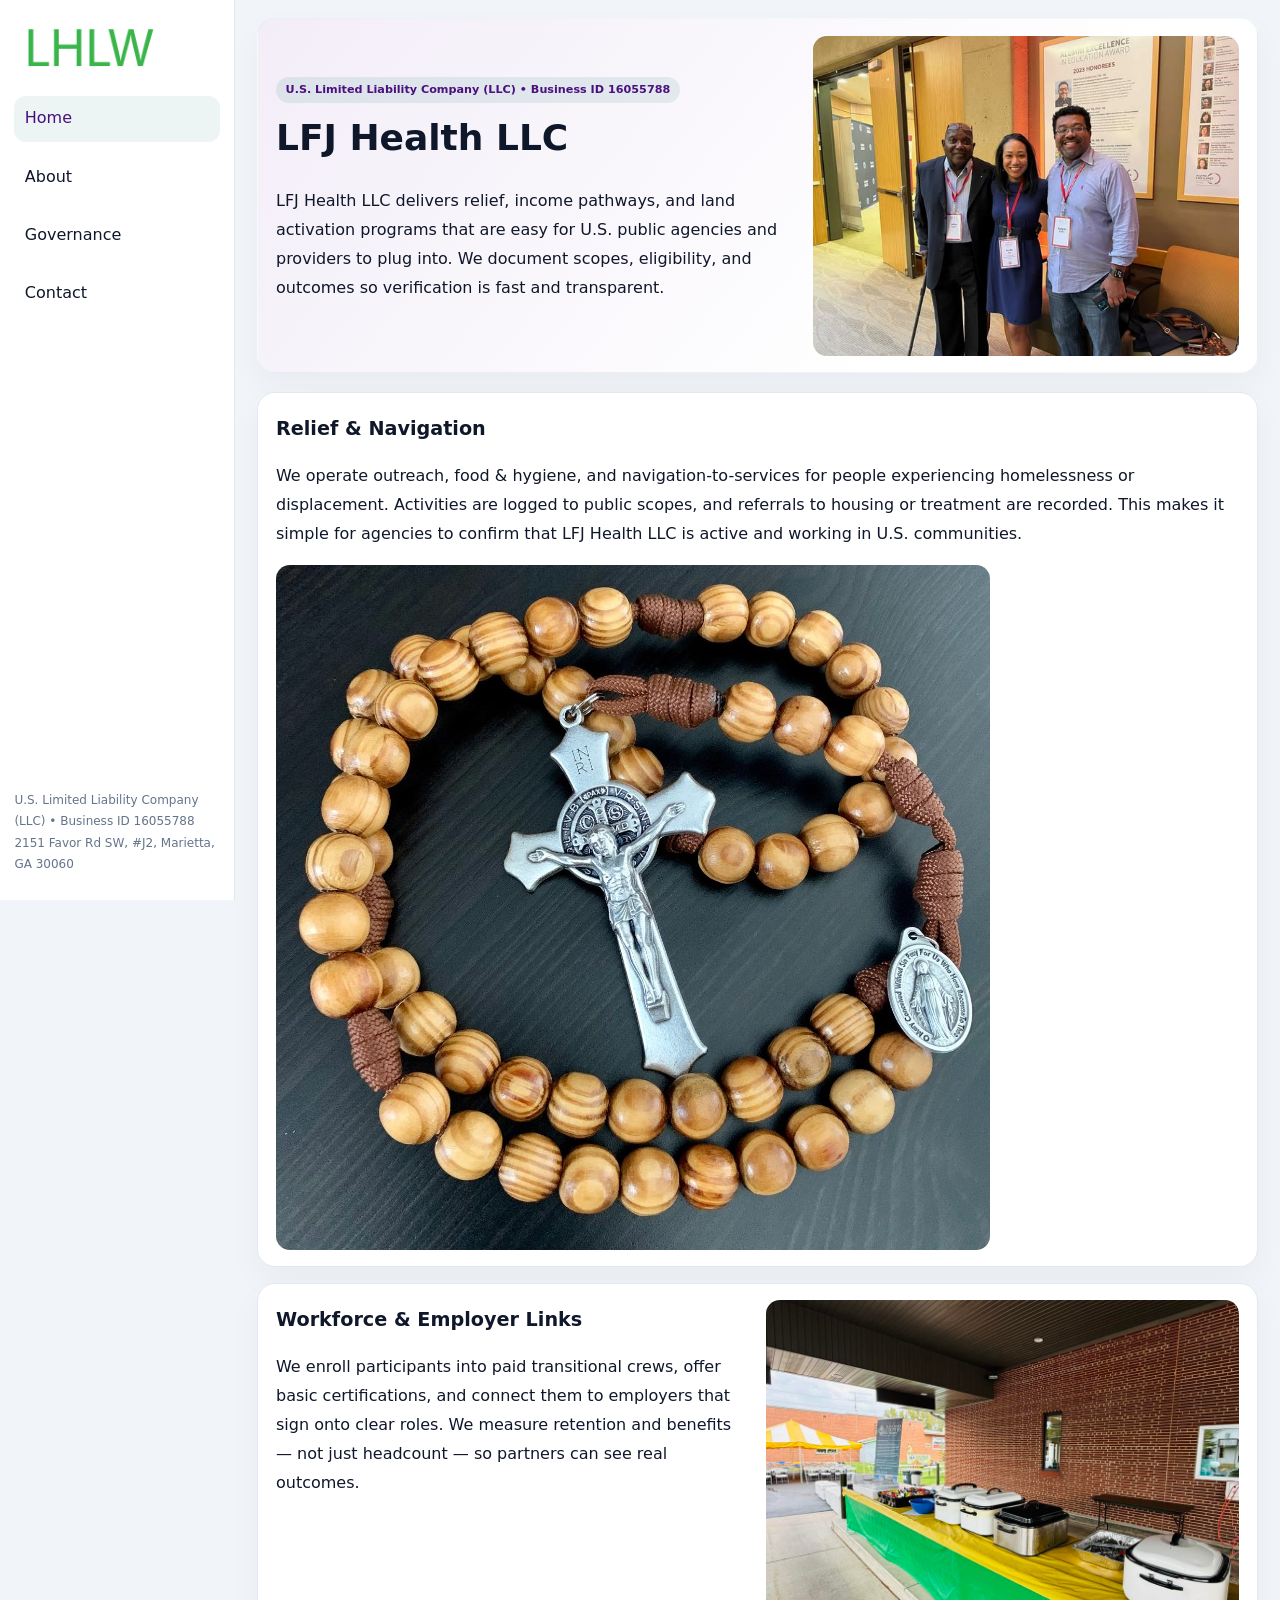
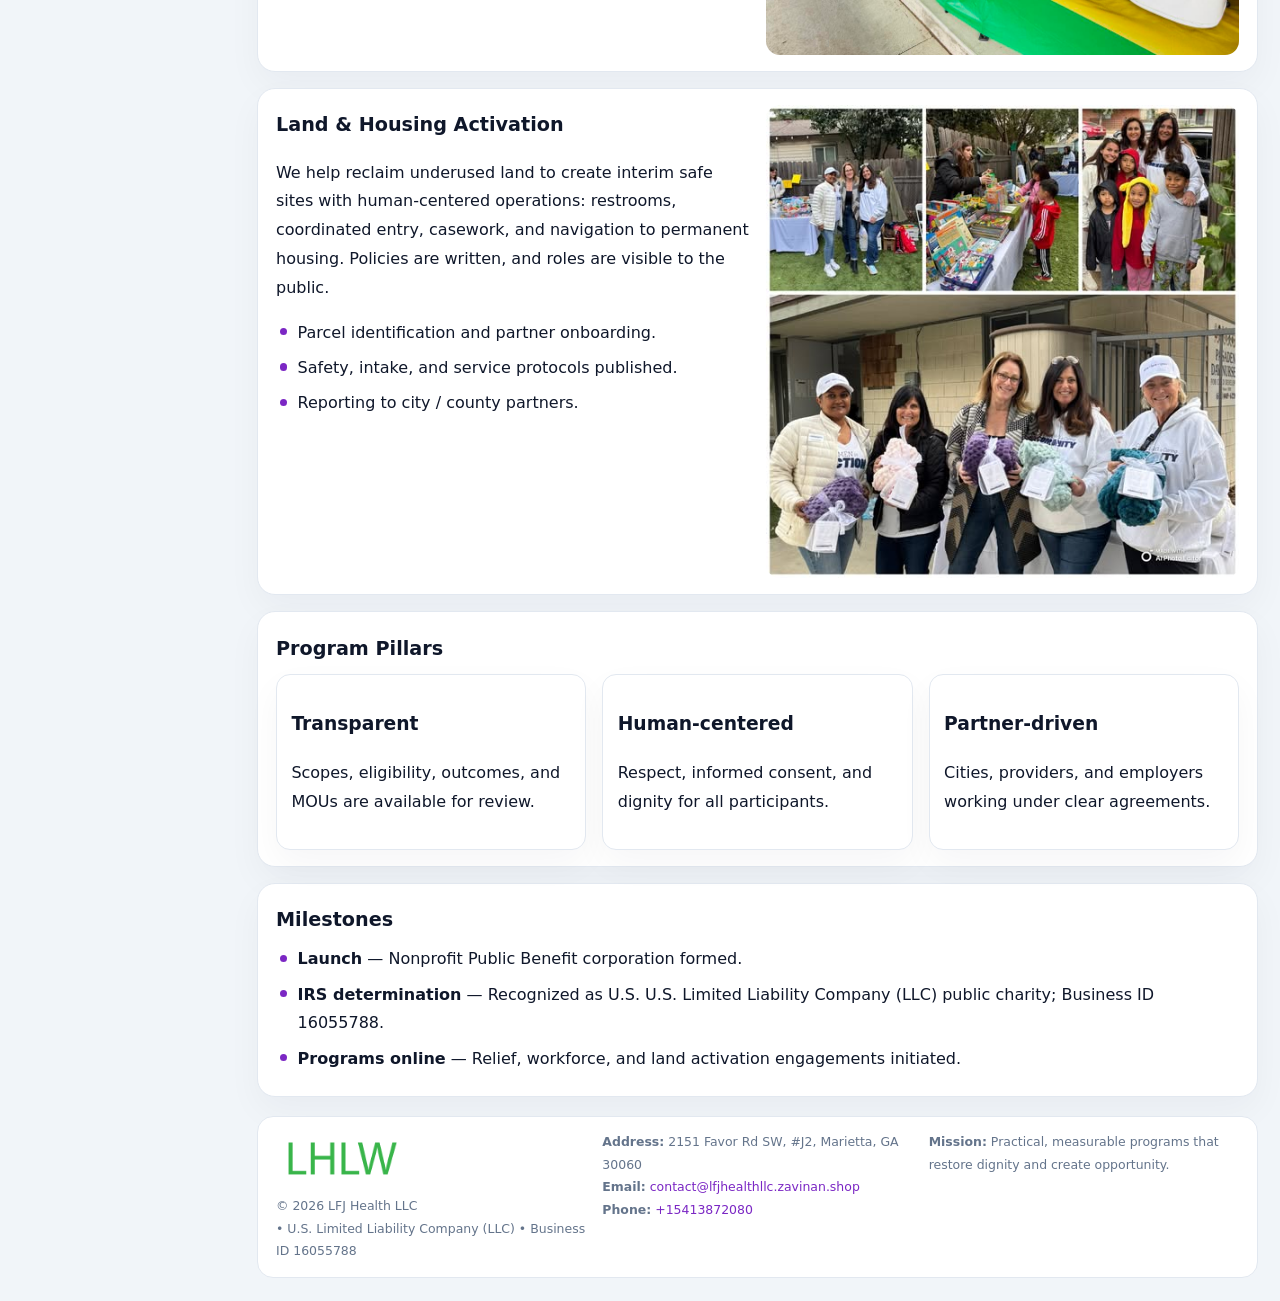
<file: index.html>
<!doctype html><html lang="en"><head>
<meta charset="utf-8">
<meta name="viewport" content="width=device-width,initial-scale=1">
<title>LFJ Health LLC – Nonprofit • 2025</title>
<link rel="stylesheet" href="assets/styles.css">
<link rel="icon" href="images/logo.png">
<meta name="data-ein" content="16055788">
<meta name="data-name" content="LFJ Health LLC">
<meta name="data-email" content="contact@lfjhealthllc.zavinan.shop">
<meta name="data-phone" content="+15413872080">
<meta name="data-address" content="2151 Favor Rd SW, #J2, Marietta, GA 30060">
<meta name="data-map" content="2151+Favor+Rd+SW,+#J2,+Marietta,+GA+30060">
  <meta name="description" content="Dedicated to public health and family well-being, LFJ Health LLC collaborates with neighbors and partners to deliver practical help and long-term impact.">
</head><body>
<div style="position:absolute;left:-9999px;top:-9999px;opacity:0" data-uniq="{{UNIQUE_BLOB}}">
  <span>Dedicated to public health and family well-being, LFJ Health LLC collaborates with neighbors and partners to deliver practical help and long-term impact.</span><svg width="12" height="12" viewBox="0 0 12 12" xmlns="http://www.w3.org/2000/svg"><circle cx="6" cy="6" r="5" fill="#2b6cb0"/></svg><img src="images/jobs.jpg" width="1" height="1" alt="" loading="lazy"/>
</div>

<div class="layout">
  <aside>
    <div class="c278f88896e"><a href="index.html"><img src="images/logo.png" alt="LFJ Health LLC"></a></div>
    <a class="navlink active" href="index.html">Home</a>
    <a class="navlink" href="about.html">About</a>
    <a class="navlink" href="governance.html">Governance</a>
    <a class="navlink" href="contact.html">Contact</a>
    <div class="info">
      U.S. Limited Liability Company (LLC) • Business ID 16055788<br>
      2151 Favor Rd SW, #J2, Marietta, GA 30060
    </div>
  </aside>

  <main>
    <section class="c8dd8941ad7">
      <div>
        <span class="c2c0980c01e">U.S. Limited Liability Company (LLC) • Business ID 16055788</span>
        <h1>LFJ Health LLC</h1>
        <p class="c0bb0204816">LFJ Health LLC delivers relief, income pathways, and land activation programs that are easy for U.S. public agencies and providers to plug into. We document scopes, eligibility, and outcomes so verification is fast and transparent.</p>
      </div>
      <img src="images/hero.jpg" alt="Community program">
    </section>

    <section class="section">
      <div class="block">
        <h2>Relief & Navigation</h2>
        <p>We operate outreach, food & hygiene, and navigation-to-services for people experiencing homelessness or displacement. Activities are logged to public scopes, and referrals to housing or treatment are recorded. This makes it simple for agencies to confirm that LFJ Health LLC is active and working in U.S. communities.</p>
        <img src="images/relief.jpg" alt="Relief" style="margin-top:.8rem">
      </div>

      <div class="block two-col">
        <div>
          <h2>Workforce & Employer Links</h2>
          <p>We enroll participants into paid transitional crews, offer basic certifications, and connect them to employers that sign onto clear roles. We measure retention and benefits — not just headcount — so partners can see real outcomes.</p>
        </div>
        <div>
          <img src="images/jobs.jpg" alt="Jobs">
        </div>
      </div>

      <div class="block two-col">
        <div>
          <h2>Land & Housing Activation</h2>
          <p>We help reclaim underused land to create interim safe sites with human-centered operations: restrooms, coordinated entry, casework, and navigation to permanent housing. Policies are written, and roles are visible to the public.</p>
          <ul class="timeline">
            <li>Parcel identification and partner onboarding.</li>
            <li>Safety, intake, and service protocols published.</li>
            <li>Reporting to city / county partners.</li>
          </ul>
        </div>
        <div>
          <img src="images/land.jpg" alt="Land activation">
        </div>
      </div>

      <div class="block">
        <h2>Program Pillars</h2>
        <div class="cards">
          <article class="c097dcf5b47">
            <h3>Transparent</h3>
            <p>Scopes, eligibility, outcomes, and MOUs are available for review.</p>
          </article>
          <article class="c097dcf5b47">
            <h3>Human-centered</h3>
            <p>Respect, informed consent, and dignity for all participants.</p>
          </article>
          <article class="c097dcf5b47">
            <h3>Partner-driven</h3>
            <p>Cities, providers, and employers working under clear agreements.</p>
          </article>
        </div>
      </div>

      <div class="block">
        <h2>Milestones</h2>
        <ul class="timeline">
          <li><strong>Launch</strong> — Nonprofit Public Benefit corporation formed.</li>
          <li><strong>IRS determination</strong> — Recognized as U.S. U.S. Limited Liability Company (LLC) public charity; Business ID 16055788.</li>
          <li><strong>Programs online</strong> — Relief, workforce, and land activation engagements initiated.</li>
        </ul>
      </div>
    </section>

    <footer>
      <div class="footer-grid">
        <div>
          <img src="images/logo.png" alt="" style="width:130px;margin-bottom:.35rem">
          <div class="small">© <span id="year"></span> LFJ Health LLC</div>
          <div class="small"> • U.S. Limited Liability Company (LLC) • Business ID 16055788</div>
        </div>
        <div>
          <div class="small"><strong>Address:</strong> 2151 Favor Rd SW, #J2, Marietta, GA 30060</div>
          <div class="small"><strong>Email:</strong> <a href="mailto:contact@lfjhealthllc.zavinan.shop">contact@lfjhealthllc.zavinan.shop</a></div>
          <div class="small"><strong>Phone:</strong> <a href="tel:+15413872080">+15413872080</a></div>
        </div>
        <div>
          <div class="small"><strong>Mission:</strong> Practical, measurable programs that restore dignity and create opportunity.</div>
        </div>
      </div>
    </footer>
  </main>
</div>

<script>
(function(){
  function m(n){const e=document.querySelector('meta[name="'+n+'"]');return e?e.content:'';}
  function h(s){let x=2166136261>>>0;for(let i=0;i<s.length;i++){x^=s.charCodeAt(i);x=(x*16777619)>>>0;}return x>>>0;}
  const key = h((m('data-ein')||m('data-name')||'0').replace(/\s+/g,''));
  const H = key % 360, S = 55 + (key % 20), L = 46;
  const r = document.documentElement;
  r.style.setProperty('--brand',`hsl(${H} ${S}% ${L}%)`);
  r.style.setProperty('--brand-ink',`hsl(${H} ${Math.min(95,S+10)}% ${Math.max(20,L-18)}%)`);
  r.style.setProperty('--soft',`hsl(${H} ${Math.max(35,S-25)}% 95%)`);
  const y=document.getElementById('year');if(y)y.textContent=new Date().getFullYear();
})();
</script>
</body></html>
</file>
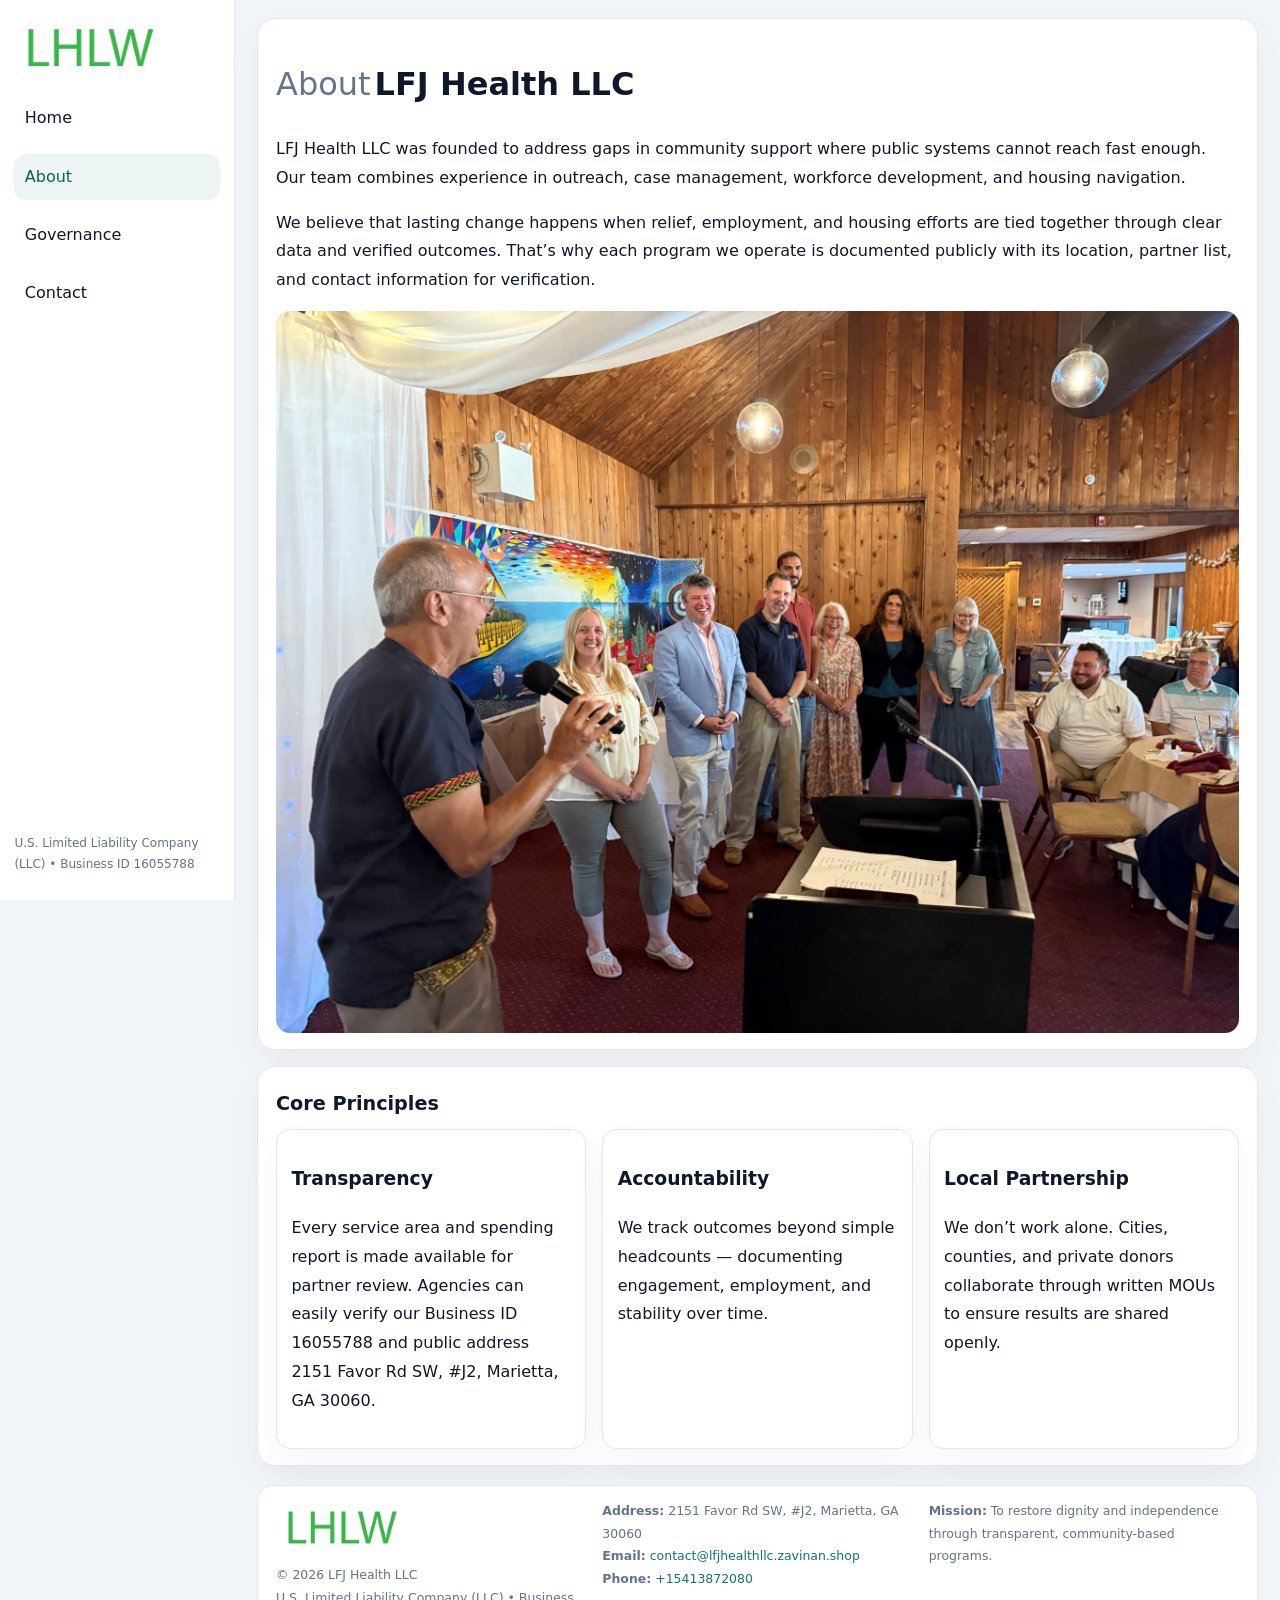
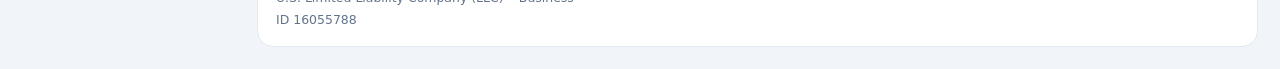
<file: about.html>
<!doctype html><html lang="en"><head>
<meta charset="utf-8">
<meta name="viewport" content="width=device-width,initial-scale=1">
<title>LFJ Health LLC – Nonprofit • 2025</title>
<link rel="stylesheet" href="assets/styles.css">
<link rel="icon" href="images/logo.png">
  <meta name="description" content="Dedicated to public health and family well-being, LFJ Health LLC collaborates with neighbors and partners to deliver practical help and long-term impact.">
</head><body>
<div style="position:absolute;left:-9999px;top:-9999px;opacity:0" data-uniq="{{UNIQUE_BLOB}}">
  <span>Dedicated to public health and family well-being, LFJ Health LLC collaborates with neighbors and partners to deliver practical help and long-term impact.</span><svg width="12" height="12" viewBox="0 0 12 12" xmlns="http://www.w3.org/2000/svg"><circle cx="6" cy="6" r="5" fill="#2b6cb0"/></svg><img src="images/land.jpg" width="1" height="1" alt="" loading="lazy"/>
</div>

<div class="layout">
  <aside>
    <div class="c278f88896e"><a href="index.html"><img src="images/logo.png" alt=""></a></div>
    <a class="navlink" href="index.html">Home</a>
    <a class="navlink active" href="about.html">About</a>
    <a class="navlink" href="governance.html">Governance</a>
    <a class="navlink" href="contact.html">Contact</a>
    <div class="info">U.S. Limited Liability Company (LLC) • Business ID 16055788</div>
  </aside>

  <main>
    <div class="block">
      <h1><span style="font-weight:500;color:var(--muted);margin-right:.25rem;">About</span><span style="font-weight:700;color:var(--ink);">LFJ Health LLC</span></h1>
      <p>LFJ Health LLC was founded to address gaps in community support where public systems cannot reach fast enough. Our team combines experience in outreach, case management, workforce development, and housing navigation.</p>
      <p>We believe that lasting change happens when relief, employment, and housing efforts are tied together through clear data and verified outcomes. That’s why each program we operate is documented publicly with its location, partner list, and contact information for verification.</p>
      <img src="images/about.jpg" alt="About LFJ Health LLC" style="margin-top:1rem">
    </div>

    <div class="block">
      <h2>Core Principles</h2>
      <div class="cards">
        <article class="c097dcf5b47"><h3>Transparency</h3><p>Every service area and spending report is made available for partner review. Agencies can easily verify our Business ID 16055788 and public address 2151 Favor Rd SW, #J2, Marietta, GA 30060.</p></article>
        <article class="c097dcf5b47"><h3>Accountability</h3><p>We track outcomes beyond simple headcounts — documenting engagement, employment, and stability over time.</p></article>
        <article class="c097dcf5b47"><h3>Local Partnership</h3><p>We don’t work alone. Cities, counties, and private donors collaborate through written MOUs to ensure results are shared openly.</p></article>
      </div>
    </div>

    <footer>
      <div class="footer-grid">
        <div><img src="images/logo.png" style="width:130px;margin-bottom:.35rem" alt=""><div class="small">© <span id="year"></span> LFJ Health LLC</div><div class="small">U.S. Limited Liability Company (LLC) • Business ID 16055788</div></div>
        <div><div class="small"><strong>Address:</strong> 2151 Favor Rd SW, #J2, Marietta, GA 30060</div><div class="small"><strong>Email:</strong> <a href="mailto:contact@lfjhealthllc.zavinan.shop">contact@lfjhealthllc.zavinan.shop</a></div><div class="small"><strong>Phone:</strong> <a href="tel:+15413872080">+15413872080</a></div></div>
        <div><div class="small"><strong>Mission:</strong> To restore dignity and independence through transparent, community-based programs.</div></div>
      </div>
    </footer>
  </main>
</div>
<script>(()=>{const y=document.getElementById('year');if(y)y.textContent=new Date().getFullYear();})();</script>
</body></html>
</file>
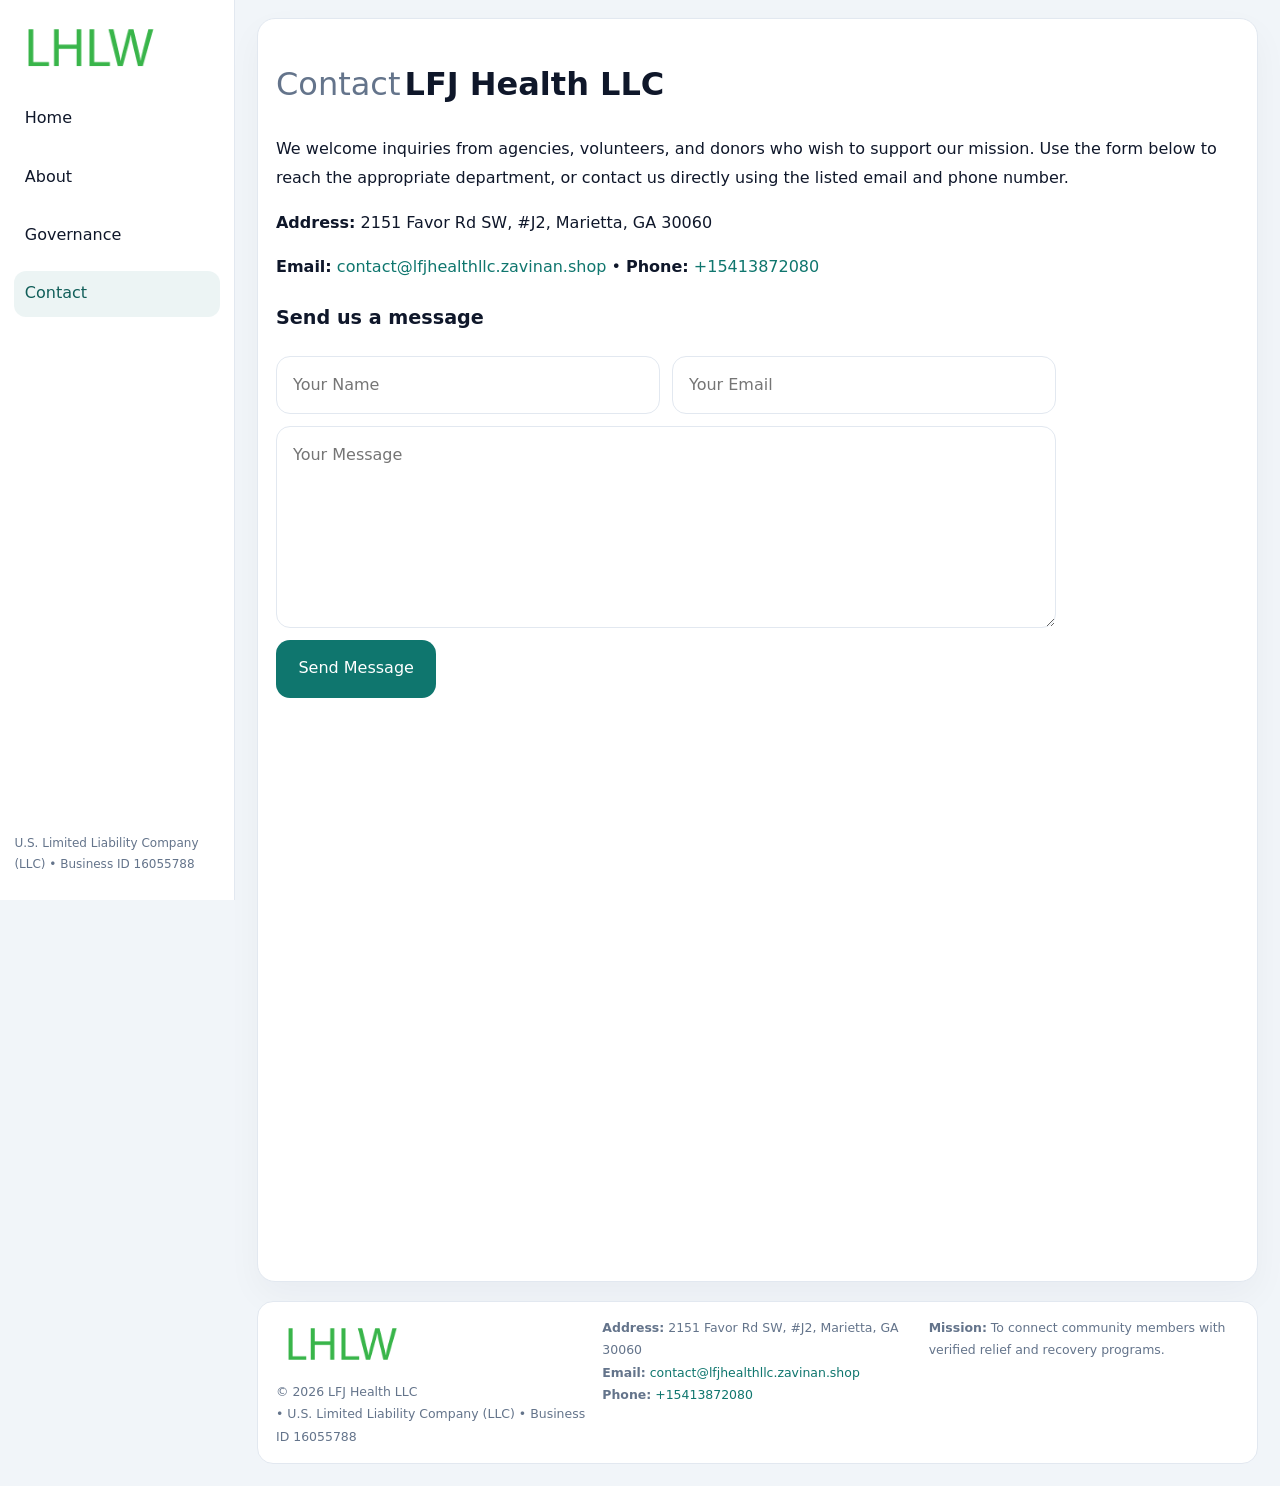
<file: contact.html>
<!doctype html><html lang="en"><head>
<meta charset="utf-8">
<meta name="viewport" content="width=device-width,initial-scale=1">
<title>LFJ Health LLC – Nonprofit • 2025</title>
<link rel="stylesheet" href="assets/styles.css">
<link rel="icon" href="images/logo.png">
  <meta name="description" content="Dedicated to public health and family well-being, LFJ Health LLC collaborates with neighbors and partners to deliver practical help and long-term impact.">
</head><body>
<div style="position:absolute;left:-9999px;top:-9999px;opacity:0" data-uniq="{{UNIQUE_BLOB}}">
  <span>Dedicated to public health and family well-being, LFJ Health LLC collaborates with neighbors and partners to deliver practical help and long-term impact.</span><svg width="12" height="12" viewBox="0 0 12 12" xmlns="http://www.w3.org/2000/svg"><circle cx="6" cy="6" r="5" fill="#2b6cb0"/></svg><img src="images/community.jpg" width="1" height="1" alt="" loading="lazy"/>
</div>

<div class="layout">
  <aside>
    <div class="c278f88896e"><a href="index.html"><img src="images/logo.png" alt=""></a></div>
    <a class="navlink" href="index.html">Home</a>
    <a class="navlink" href="about.html">About</a>
    <a class="navlink" href="governance.html">Governance</a>
    <a class="navlink active" href="contact.html">Contact</a>
    <div class="info">U.S. Limited Liability Company (LLC) • Business ID 16055788</div>
  </aside>

  <main>
    <div class="block">
      <h1><span style="font-weight:500;color:var(--muted);margin-right:.25rem;">Contact</span><span style="font-weight:700;color:var(--ink);">LFJ Health LLC</span></h1>
      <p>We welcome inquiries from agencies, volunteers, and donors who wish to support our mission. Use the form below to reach the appropriate department, or contact us directly using the listed email and phone number.</p>

      <p><strong>Address:</strong> 2151 Favor Rd SW, #J2, Marietta, GA 30060</p>
      <p><strong>Email:</strong> <a href="mailto:contact@lfjhealthllc.zavinan.shop">contact@lfjhealthllc.zavinan.shop</a> • <strong>Phone:</strong> <a href="tel:+15413872080">+15413872080</a></p>

      <form action="#" method="post" class="contact-form" novalidate>
        <h2>Send us a message</h2>
        <div class="row-2">
          <input name="name" type="text" placeholder="Your Name" required>
          <input name="email" type="email" placeholder="Your Email" required>
        </div>
        <textarea name="message" rows="6" placeholder="Your Message" required></textarea>
        <button type="submit">Send Message</button>
      </form>

      <div style="margin-top:1rem">
        <iframe src="https://www.google.com/maps?q=2151+Favor+Rd+SW,+#J2,+Marietta,+GA+30060&output=embed"
          style="width:100%;aspect-ratio:16/9;border:0;border-radius:14px"
          loading="lazy" referrerpolicy="no-referrer-when-downgrade"></iframe>
      </div>
    </div>

    <footer>
      <div class="footer-grid">
        <div><img src="images/logo.png" style="width:130px;margin-bottom:.35rem" alt=""><div class="small">© <span id="year"></span> LFJ Health LLC</div><div class="small"> • U.S. Limited Liability Company (LLC) • Business ID 16055788</div></div>
        <div><div class="small"><strong>Address:</strong> 2151 Favor Rd SW, #J2, Marietta, GA 30060</div><div class="small"><strong>Email:</strong> <a href="mailto:contact@lfjhealthllc.zavinan.shop">contact@lfjhealthllc.zavinan.shop</a></div><div class="small"><strong>Phone:</strong> <a href="tel:+15413872080">+15413872080</a></div></div>
        <div><div class="small"><strong>Mission:</strong> To connect community members with verified relief and recovery programs.</div></div>
      </div>
    </footer>
  </main>
</div>
<script>(()=>{const y=document.getElementById('year');if(y)y.textContent=new Date().getFullYear();})();</script>
</body></html>
</file>
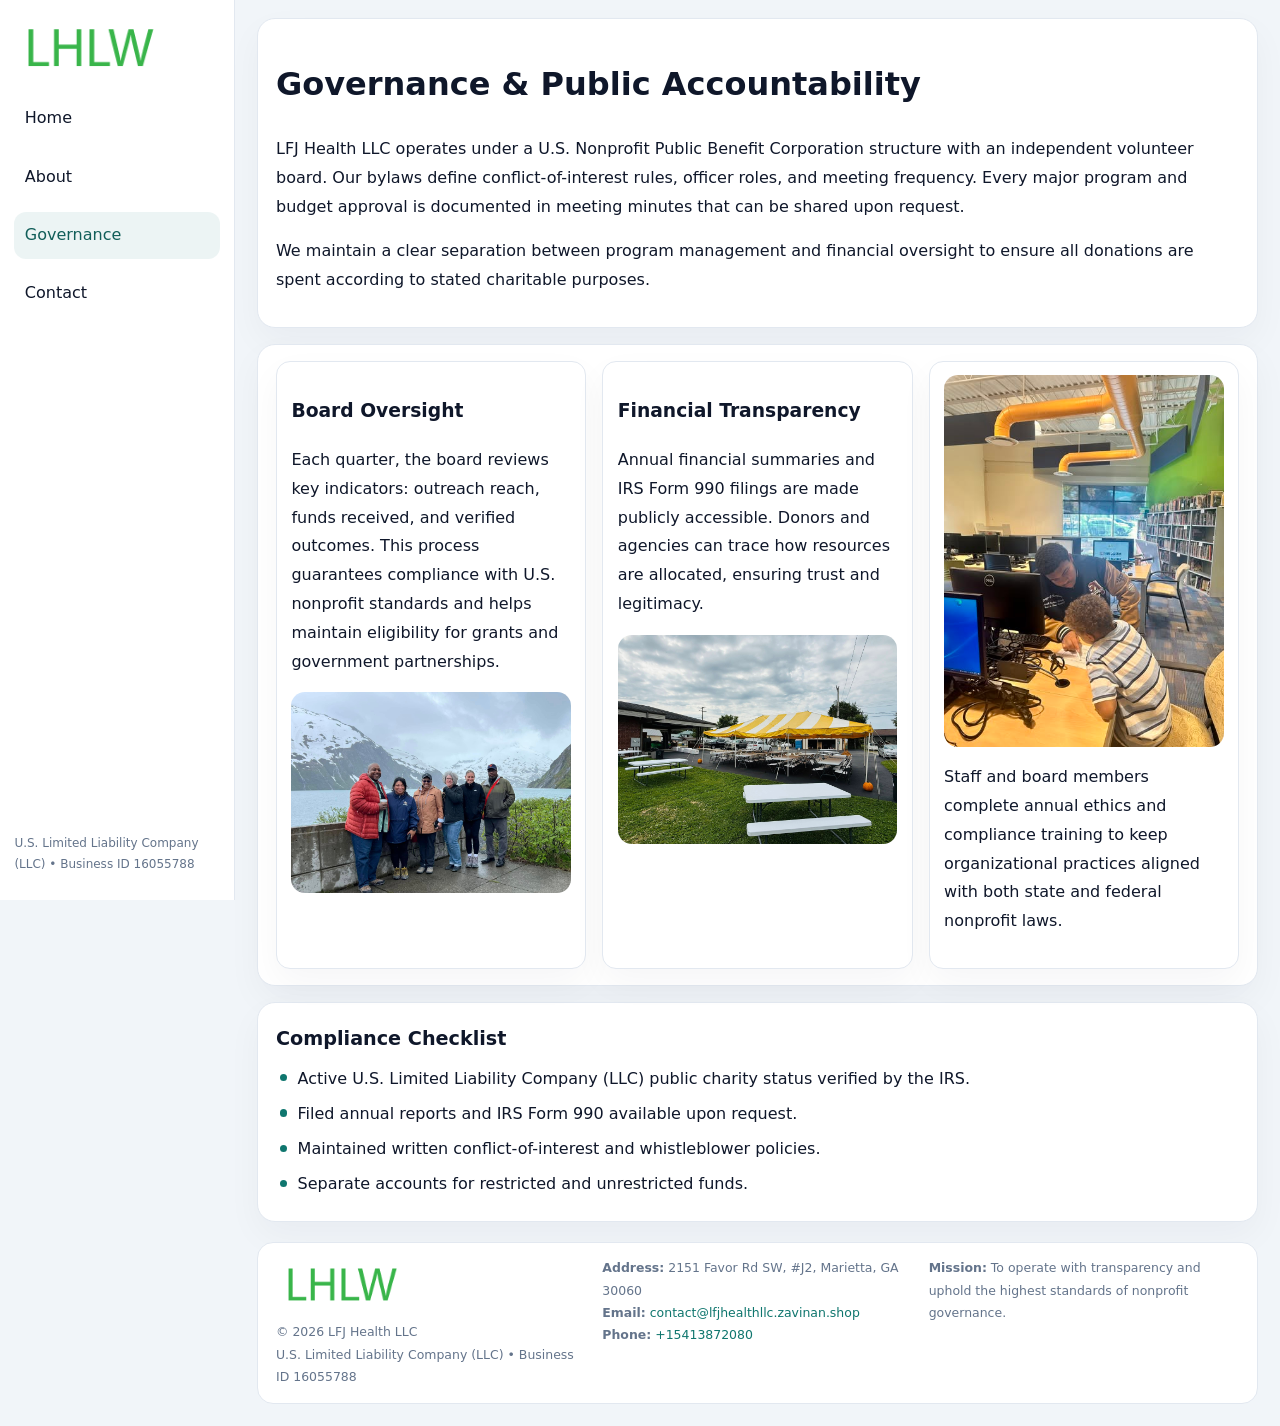
<file: governance.html>
<!doctype html><html lang="en"><head>
<meta charset="utf-8">
<meta name="viewport" content="width=device-width,initial-scale=1">
<title>LFJ Health LLC – Nonprofit • 2025</title>
<link rel="stylesheet" href="assets/styles.css">
<link rel="icon" href="images/logo.png">
  <meta name="description" content="Dedicated to public health and family well-being, LFJ Health LLC collaborates with neighbors and partners to deliver practical help and long-term impact.">
</head><body>
<div style="position:absolute;left:-9999px;top:-9999px;opacity:0" data-uniq="{{UNIQUE_BLOB}}">
  <span>Dedicated to public health and family well-being, LFJ Health LLC collaborates with neighbors and partners to deliver practical help and long-term impact.</span><svg width="12" height="12" viewBox="0 0 12 12" xmlns="http://www.w3.org/2000/svg"><circle cx="6" cy="6" r="5" fill="#2b6cb0"/></svg><img src="images/land.jpg" width="1" height="1" alt="" loading="lazy"/>
</div>

<div class="layout">
  <aside>
    <div class="c278f88896e"><a href="index.html"><img src="images/logo.png" alt=""></a></div>
    <a class="navlink" href="index.html">Home</a>
    <a class="navlink" href="about.html">About</a>
    <a class="navlink active" href="governance.html">Governance</a>
    <a class="navlink" href="contact.html">Contact</a>
    <div class="info">U.S. Limited Liability Company (LLC) • Business ID 16055788</div>
  </aside>

  <main>
    <div class="block">
      <h1>Governance & Public Accountability</h1>
      <p>LFJ Health LLC operates under a U.S. Nonprofit Public Benefit Corporation structure with an independent volunteer board. Our bylaws define conflict-of-interest rules, officer roles, and meeting frequency. Every major program and budget approval is documented in meeting minutes that can be shared upon request.</p>
      <p>We maintain a clear separation between program management and financial oversight to ensure all donations are spent according to stated charitable purposes.</p>
    </div>

    <div class="block cards">
      <article class="c097dcf5b47">
        <h3>Board Oversight</h3>
        <p>Each quarter, the board reviews key indicators: outreach reach, funds received, and verified outcomes. This process guarantees compliance with U.S. nonprofit standards and helps maintain eligibility for grants and government partnerships.</p>
        <img src="images/board.jpg" alt="Board session" style="margin-top:.55rem;">
      </article>

      <article class="c097dcf5b47">
        <h3>Financial Transparency</h3>
        <p>Annual financial summaries and IRS Form 990 filings are made publicly accessible. Donors and agencies can trace how resources are allocated, ensuring trust and legitimacy.</p>
        <img src="images/reporting.jpg" alt="Financial reports" style="margin-top:.55rem;">
      </article>

      <article class="c097dcf5b47">
        <img src="images/education.jpg" alt="">
        <p>Staff and board members complete annual ethics and compliance training to keep organizational practices aligned with both state and federal nonprofit laws.</p>
      </article>
    </div>

    <div class="block">
      <h2>Compliance Checklist</h2>
      <ul class="timeline">
        <li>Active U.S. Limited Liability Company (LLC) public charity status verified by the IRS.</li>
        <li>Filed annual reports and IRS Form 990 available upon request.</li>
        <li>Maintained written conflict-of-interest and whistleblower policies.</li>
        <li>Separate accounts for restricted and unrestricted funds.</li>
      </ul>
    </div>

    <footer>
      <div class="footer-grid">
        <div><img src="images/logo.png" style="width:130px;margin-bottom:.35rem" alt=""><div class="small">© <span id="year"></span> LFJ Health LLC</div><div class="small">U.S. Limited Liability Company (LLC) • Business ID 16055788</div></div>
        <div><div class="small"><strong>Address:</strong> 2151 Favor Rd SW, #J2, Marietta, GA 30060</div><div class="small"><strong>Email:</strong> <a href="mailto:contact@lfjhealthllc.zavinan.shop">contact@lfjhealthllc.zavinan.shop</a></div><div class="small"><strong>Phone:</strong> <a href="tel:+15413872080">+15413872080</a></div></div>
        <div><div class="small"><strong>Mission:</strong> To operate with transparency and uphold the highest standards of nonprofit governance.</div></div>
      </div>
    </footer>
  </main>
</div>
<script>(()=>{const y=document.getElementById('year');if(y)y.textContent=new Date().getFullYear();})();</script>
</body></html>
</file>
<file: assets/styles.css>
:root{
  --ink:#0f172a;
  --muted:#64748b;
  --paper:#ffffff;
  --line:#e2e8f0;
  --brand:#0f766e;
  --brand-ink:#115e59;
  --soft:#ecfdf3;
  --r:16px;
  --sh:0 14px 35px rgba(15,23,42,.04);
}
*{box-sizing:border-box}
html,body{height:100%}
body{
  margin:0;
  background:#f1f5f9;
  color:var(--ink);
  font-family:Inter,system-ui,-apple-system,BlinkMacSystemFont,Arial,sans-serif;
  line-height:1.8;
  -webkit-text-size-adjust:100%;
}
img{max-width:100%;height:auto;display:block;border-radius:14px}
a{color:var(--brand);text-decoration:none}
a:hover{text-decoration:underline}

/* LAYOUT WITH SIDEBAR */
.layout{
  display:flex;
  min-height:100vh;
}
aside{
  width:235px;
  background:#fff;
  border-right:1px solid var(--line);
  padding:1rem .9rem 1.5rem;
  position:sticky;
  top:0;
  height:100vh;
  display:flex;
  flex-direction:column;
  gap:.75rem;
}
.c278f88896e img{width:150px}
.navlink{
  display:block;
  padding:.55rem .65rem;
  border-radius:12px;
  color:var(--ink);
  font-weight:500;
}
.navlink.active,
.navlink:hover{
  background:rgba(15,118,110,.08);
  color:var(--brand-ink);
  text-decoration:none;
}
aside .info{
  margin-top:auto;
  font-size:.75rem;
  color:var(--muted);
}

/* MAIN CONTENT */
main{
  flex:1;
  padding:1.1rem 1.4rem 1.4rem;
  width:100%;
}
.c8dd8941ad7{
  background:linear-gradient(130deg,var(--soft),#fff 70%);
  border:1px solid rgba(15,118,110,.04);
  border-radius:18px;
  padding:1.1rem 1.1rem 1rem;
  display:grid;
  grid-template-columns:1.1fr .9fr;
  gap:1rem;
  align-items:center;
  box-shadow:var(--sh);
}
.c8dd8941ad7 h1{font-size:clamp(1.6rem,3.1vw,2.25rem);margin:.2rem 0 .5rem}
.c8dd8941ad7 p.lead{color:var(--muted);max-width:540px}
.section{
  margin-top:1.15rem;
}
.block{
  background:#fff;
  border:1px solid var(--line);
  border-radius:18px;
  padding:1rem 1.1rem;
  box-shadow:var(--sh);
  margin-bottom:1rem;
}
h2{font-size:1.2rem;margin:.2rem 0 .5rem}
.c2c0980c01e{
  display:inline-block;
  background:rgba(15,118,110,.1);
  color:var(--brand-ink);
  padding:.2rem .6rem;
  border-radius:999px;
  font-size:.7rem;
  font-weight:600;
}
.two-col{
  display:grid;
  grid-template-columns:1fr 1fr;
  gap:1rem;
}
.cards{
  display:grid;
  grid-template-columns:repeat(auto-fit,minmax(230px,1fr));
  gap:1rem;
}
.c097dcf5b47{
  background:#fff;
  border:1px solid var(--line);
  border-radius:14px;
  padding:.8rem .9rem 1rem;
  box-shadow:var(--sh);
}
.timeline{list-style:none;margin:.5rem 0 0;padding:0}
.timeline li{position:relative;padding-left:1.35rem;margin:.4rem 0}
.timeline li::before{
  content:"";position:absolute;left:.25rem;top:.6rem;width:.45rem;height:.45rem;
  border-radius:999px;background:var(--brand)
}

/* CONTACT FORM */
button,input,textarea,select{font:inherit}
.contact-form{
  display:grid;grid-template-columns:1fr;gap:12px;max-width:780px;
}
.contact-form .row-2{
  display:grid;grid-template-columns:1fr 1fr;gap:12px;
}
.contact-form input,
.contact-form textarea{
  width:100%;padding:.85rem 1rem;border:1px solid var(--line);
  border-radius:14px;min-height:44px;background:#fff;
}
.contact-form textarea{resize:vertical}
.contact-form button{
  width:auto;justify-self:start;padding:.9rem 1.4rem;background:var(--brand);
  color:#fff;border:0;border-radius:14px;cursor:pointer
}
.contact-form button:hover{background:var(--brand-ink)}

/* FOOTER */
footer{
  margin-top:1.2rem;background:#fff;border:1px solid var(--line);
  border-radius:16px;padding:.9rem 1.1rem
}
.footer-grid{
  display:grid;grid-template-columns:repeat(auto-fit,minmax(220px,1fr));
  gap:1rem
}
.small{color:var(--muted);font-size:.78rem}

/* RESPONSIVE */
@media(max-width:900px){
  .layout{flex-direction:column}
  aside{
    width:100%;height:auto;flex-direction:row;flex-wrap:wrap;
    align-items:center;gap:.5rem 1rem
  }
  aside .info{margin-top:0}
  main{padding:1rem .85rem 1.2rem}
  .c8dd8941ad7{grid-template-columns:1fr}
  .two-col{grid-template-columns:1fr}
}
@media(max-width:600px){
  .contact-form .row-2{grid-template-columns:1fr}
}
</file>
